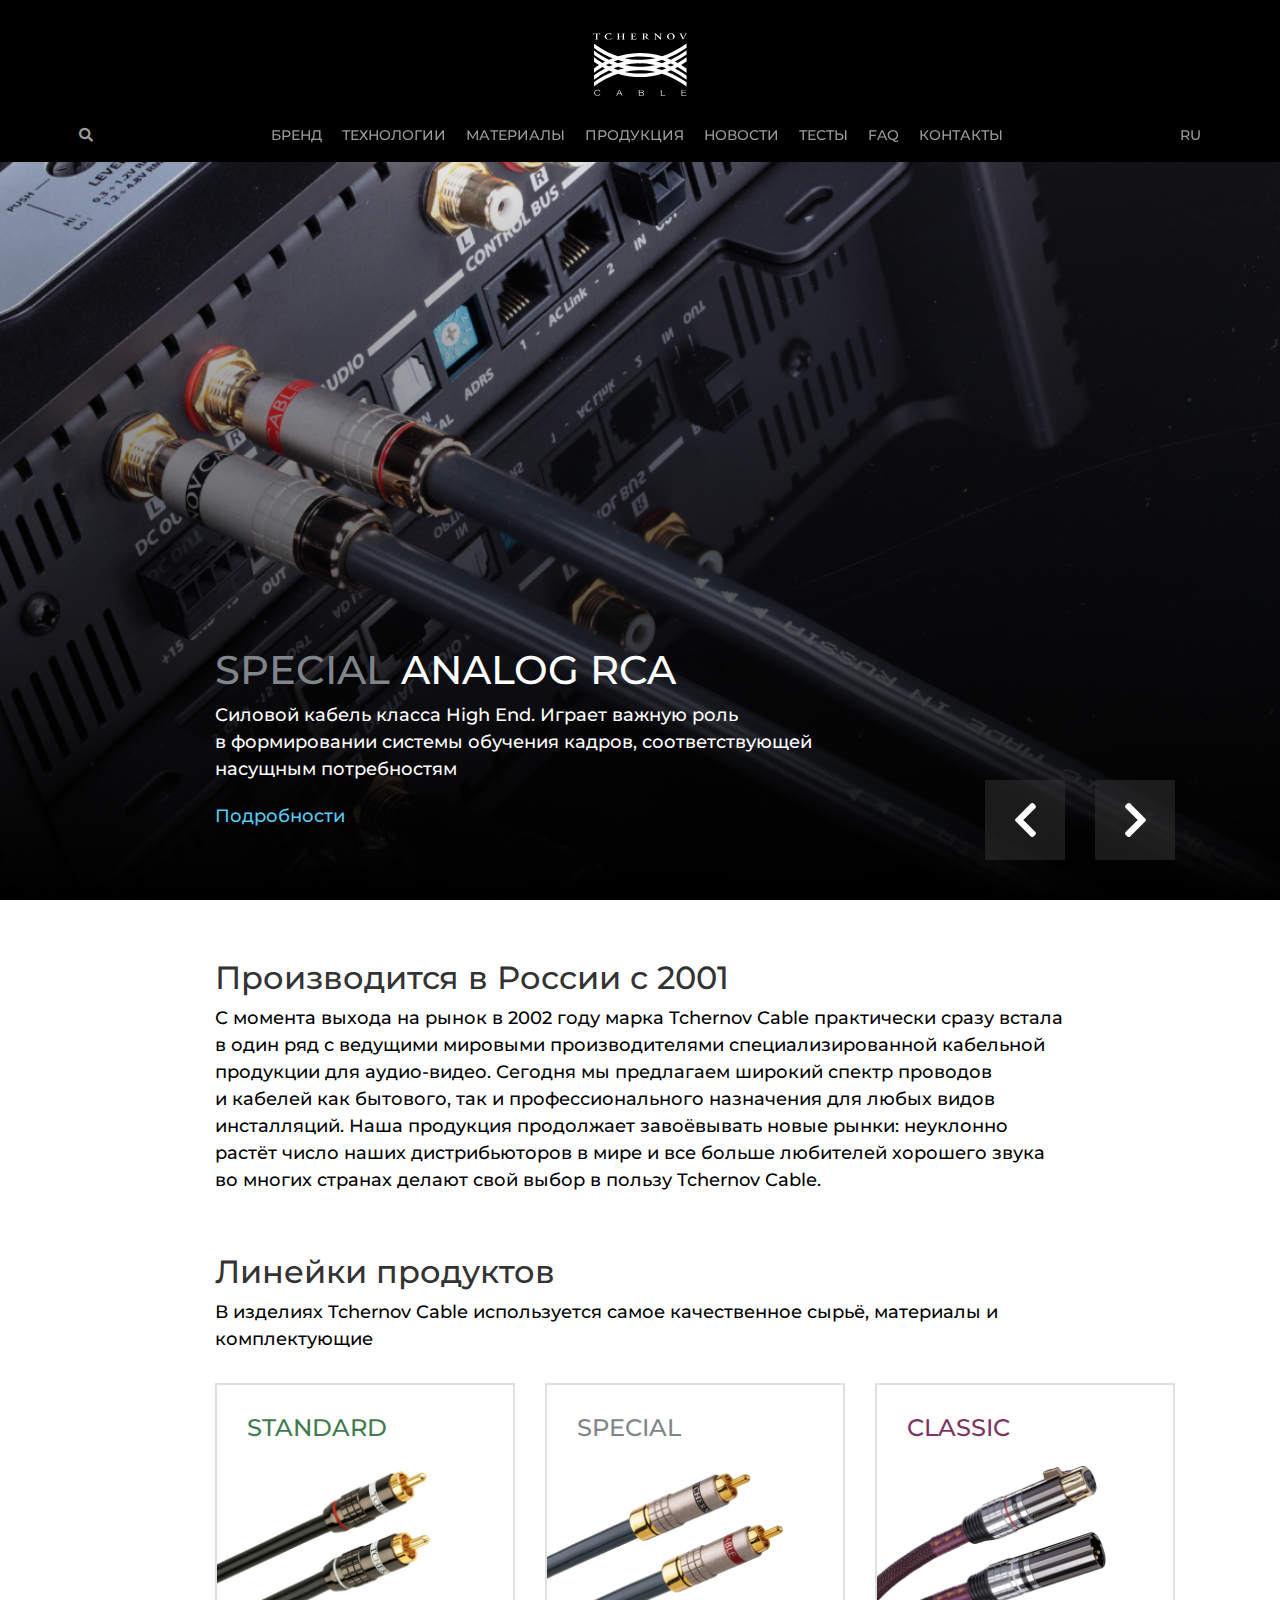
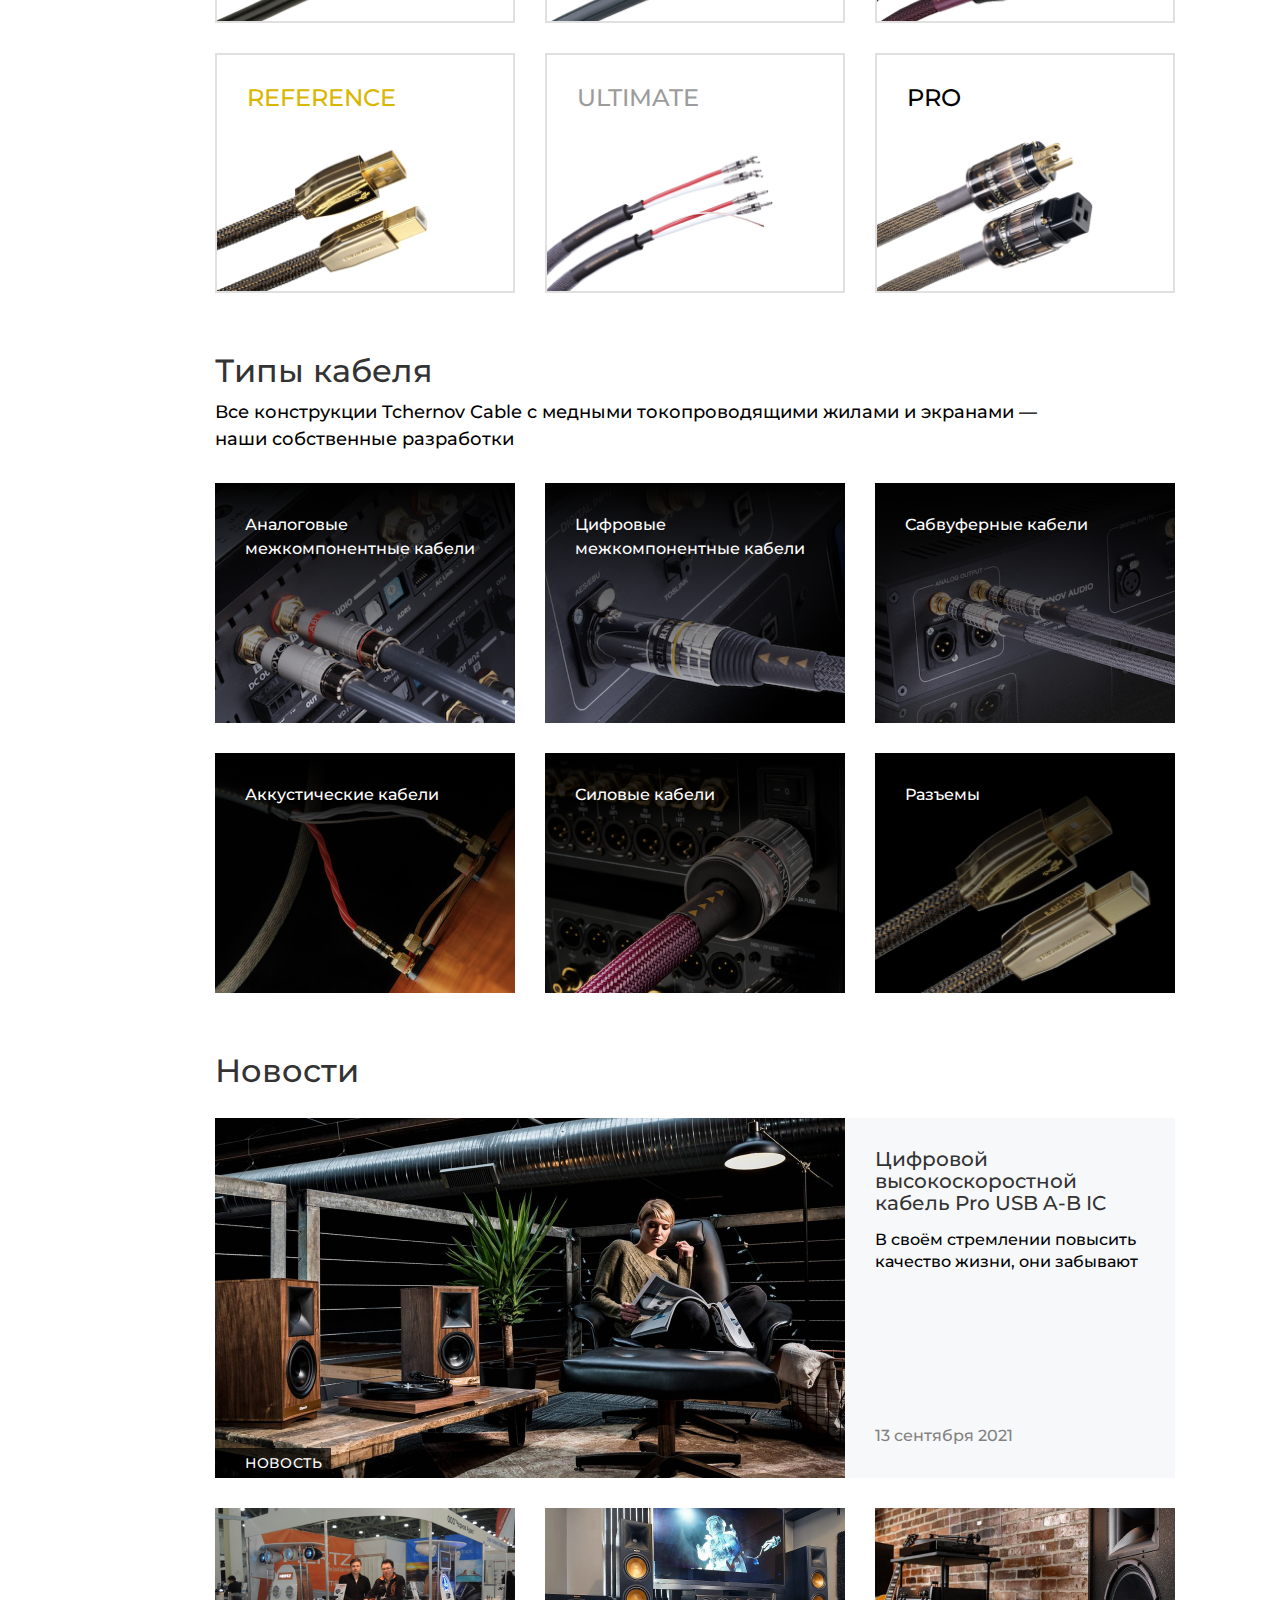
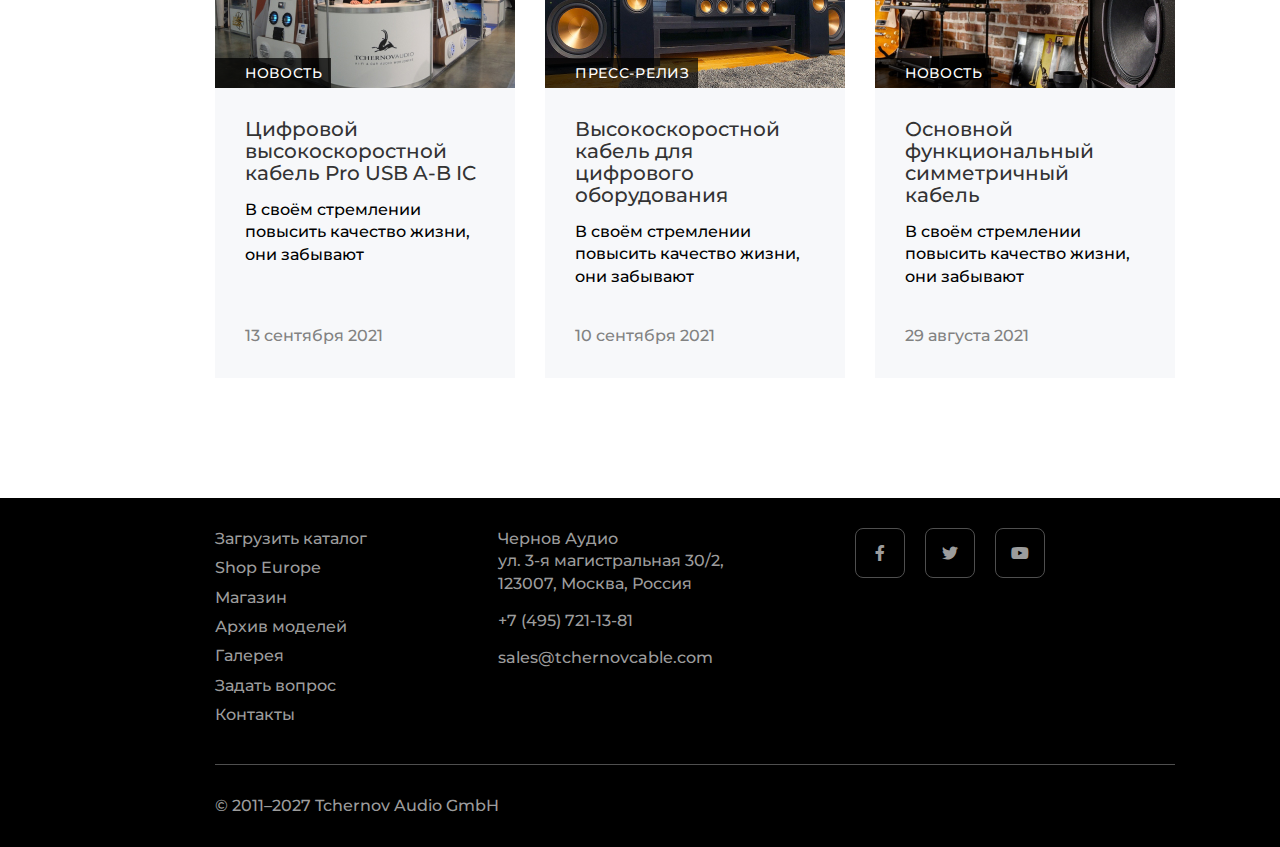
<file: Index.html>
<!DOCTYPE html>
<html lang="ru">
  <head>
    <meta charset="UTF-8" />
    <meta http-equiv="X-UA-Compatible" content="IE=edge" />
    <meta name="viewport" content="width=device-width, initial-scale=1.0" />
    <title>Tchernov cable</title>
    <link rel="preconnect" href="https://fonts.googleapis.com" />
    <link rel="preconnect" href="https://fonts.gstatic.com" crossorigin />
    <link
      href="https://fonts.googleapis.com/css2?family=Montserrat:wght@500&display=swap"
      rel="stylesheet"
    />
    <link
      href="https://use.fontawesome.com/releases/v5.0.13/css/all.css"
      rel="stylesheet"
    />
    <link rel="stylesheet" href="css/style.css" />
  </head>

  <body>
    <header class="header">
      <a class="header__logo" href="index.html">
        <img src="images/logo/logo.svg" alt="logo" />
      </a>
      <div class="header__navigation">
        <div class="header-search">
          <button class="header__button header__button--search">
            <i class="fas fa-search"></i>
          </button>
          <div class="header-search__dropdown">
            <input class="header-search__input" type="text" />
            <button class="header-search__btn">Искать</button>
            <button class="header-search__close">
              <i class="fas fa-times fa-2x"></i>
            </button>
          </div>
        </div>
        <ul class="header__menu">
          <li class="header__li">
            <button>Бренд</button>
            <div class="header__menu-dropdown">
              <a class="header__li-dropdown" href="#">Компания</a>
              <a class="header__li-dropdown" href="#">Философия</a>
              <a class="header__li-dropdown" href="#">Основные принципы</a>
            </div>
          </li>
          <li class="header__li">
            <button>Технологии</button>
            <div class="header__menu-dropdown">
              <a class="header__li-dropdown" href="#">CAFPE&reg;</a>
              <a class="header__li-dropdown" href="#">SATI&reg;</a>
              <a class="header__li-dropdown" href="#">SDB И SASDB&reg;</a>
              <a class="header__li-dropdown" href="#">CABLE-CORE & FTDA&reg;</a>
              <a class="header__li-dropdown" href="#">DSC</a>
              <a class="header__li-dropdown" href="#">CIDAS</a>
              <a class="header__li-dropdown" href="#">
                X-SHIELD&reg; И X-SHIELD&reg; SE
              </a>
            </div>
          </li>
          <li class="header__li"><a href="#">Материалы</a></li>
          <li class="header__li">
            <button>Продукция</button>
            <div class="header__menu-dropdown">
              <div class="header__menu-columns">
                <div class="header__menu-col">
                  <h4 class="header__menu-title">Типы кабелей</h4>
                  <a class="header__li-dropdown" href="#">
                    Аналоговые межкомпонентные кабели
                  </a>
                  <a class="header__li-dropdown" href="#">
                    Цифровые межкомпонентные кабели
                  </a>
                  <a class="header__li-dropdown" href="#">
                    Сабвуферные кабели
                  </a>
                  <a class="header__li-dropdown" href="#">
                    Аккустические кабели
                  </a>
                  <a class="header__li-dropdown" href="#"> Силовые кабели </a>
                  <a class="header__li-dropdown" href="#"> Разъемы </a>
                </div>
                <div class="header__menu-col">
                  <h4 class="header__menu-title">Линейки</h4>
                  <a
                    class="header__li-dropdown header__li-dropdown--standard"
                    href="#"
                    >StandarD</a
                  >
                  <a
                    class="header__li-dropdown header__li-dropdown--special"
                    href="#"
                  >
                    Special
                  </a>
                  <a
                    class="header__li-dropdown header__li-dropdown--classic"
                    href="#"
                  >
                    Classic
                  </a>
                  <a
                    class="header__li-dropdown header__li-dropdown--reference"
                    href="#"
                  >
                    Reference
                  </a>
                  <a
                    class="header__li-dropdown header__li-dropdown--ultimate"
                    href="#"
                  >
                    Ultimate
                  </a>
                  <a
                    class="header__li-dropdown header__li-dropdown--pro"
                    href="#"
                  >
                    Pro
                  </a>
                </div>
              </div>
            </div>
          </li>
          <li class="header__li"><a href="#">Новости</a></li>
          <li class="header__li"><a href="#">Тесты</a></li>
          <li class="header__li">
            <button>FAQ</button>
            <div class="header__menu-dropdown">
              <a class="header__li-dropdown" href="#">ОБЩИЕ ВОПРОСЫ</a>
              <a class="header__li-dropdown" href="#">МАТЕРИАЛЫ</a>
              <a class="header__li-dropdown" href="#">ПРОВОДНИК</a>
              <a class="header__li-dropdown" href="#">ТЕХНОЛОГИИ</a>
              <a class="header__li-dropdown" href="#">КОННЕКТОРЫ</a>
              <a class="header__li-dropdown" href="#">ПРИПОЙ</a>
              <a class="header__li-dropdown" href="#">СИЛОВЫЕ КАБЕЛИ</a>
            </div>
          </li>
          <li class="header__li"><a href="#">Контакты</a></li>
        </ul>

        <div class="header-lang">
          <button class="header__button header__button--lang">ru</button>
          <div class="header-lang__dropdown">
            <button class="header-lang__btn">Русский</button>
            <button class="header-lang__btn">English</button>
            <button class="header-lang__btn">中文</button>
          </div>
        </div>
        <div class="header-burger">
          <button class="header-burger__btn"><span></span></button>
        </div>
      </div>
    </header>

    <div class="spacer"></div>

    <section class="banner">
      <div class="banner__slider slider">
        <div class="slider__slide">
          <div class="container container--slider">
            <h2 class="slider__title">
              <span class="slider__title-color">Special</span> ANALOG RCA
            </h2>
            <div class="slider__text">
              Силовой кабель класса High End. Играет важную роль
              в&nbsp;формировании системы обучения кадров, соответствующей
              насущным потребностям
            </div>
            <a class="slider__link" href="#">Подробности</a>
          </div>
        </div>
        <div class="slider__slide">
          <div class="container container--slider">
            <h2 class="slider__title">
              <span class="slider__title-color">Special</span> ANALOG RCA
            </h2>
            <div class="slider__text">
              Силовой кабель класса High End. Играет важную роль <br />
              в формировании системы обучения кадров, соответствующей насущным
              потребностям
            </div>
            <a class="slider__link" href="#">Подробности</a>
          </div>
        </div>
        <div class="slider__slide">
          <div class="container container--slider">
            <h2 class="slider__title">
              <span class="slider__title-color">Special</span> ANALOG RCA
            </h2>
            <div class="slider__text">
              Силовой кабель класса High End. Играет важную роль <br />
              в формировании системы обучения кадров, соответствующей насущным
              потребностям
            </div>
            <a class="slider__link" href="#">Подробности</a>
          </div>
        </div>
      </div>
      <div class="container container--buttons">
        <div class="slider__buttons">
          <button class="slider__button slider__button--prev">
            <i class="fas fa-chevron-left fa-3x"></i>
          </button>
          <button class="slider__button slider__button--next">
            <i class="fas fa-chevron-right fa-3x"></i>
          </button>
        </div>
      </div>
    </section>

    <section class="history">
      <div class="container">
        <h3 class="section__title">Производится в России с 2001</h3>
        <p class="section__text">
          С момента выхода на рынок в 2002 году марка Tchernov Cable практически
          сразу встала в&nbsp;один ряд с ведущими мировыми производителями
          специализированной кабельной продукции для аудио-видео. Сегодня мы
          предлагаем широкий спектр проводов и&nbsp;кабелей как бытового, так
          и&nbsp;профессионального назначения для любых видов инсталляций. Наша
          продукция продолжает завоёвывать новые рынки: неуклонно растёт число
          наших дистрибьюторов в мире и все больше любителей хорошего звука во
          многих странах делают свой выбор в пользу Tchernov Cable.
        </p>
      </div>
    </section>

    <section class="products">
      <div class="container">
        <h3 class="section__title">Линейки продуктов</h3>
        <p class="section__text">
          В изделиях Tchernov Cable используется самое качественное сырьё,
          материалы и комплектующие
        </p>
        <div class="products__list">
          <a href="#" class="products__card"> Standard </a>
          <a href="#" class="products__card products__card--special">
            Special
          </a>
          <a href="#" class="products__card products__card--classic">
            Classic
          </a>
          <a href="#" class="products__card products__card--reference">
            Reference
          </a>
          <a href="#" class="products__card products__card--ultimate">
            Ultimate
          </a>
          <a href="#" class="products__card products__card--pro"> Pro </a>
        </div>
        <div class="products__list products__list--mobile">
          <div class="products__card-mobile">
            <a href="#" class="products__card"> Standard </a>
          </div>
          <div class="products__card-mobile">
            <a href="#" class="products__card products__card--special">
              Special
            </a>
          </div>
          <div class="products__card-mobile">
            <a href="#" class="products__card products__card--classic">
              Classic
            </a>
          </div>
          <div class="products__card-mobile">
            <a href="#" class="products__card products__card--reference">
              Reference
            </a>
          </div>
          <div class="products__card-mobile">
            <a href="#" class="products__card products__card--ultimate">
              Ultimate
            </a>
          </div>
          <div class="products__card-mobile">
            <a href="#" class="products__card products__card--pro"> Pro </a>
          </div>
        </div>
        <div class="products__pagination">
          <div class="products__dot products__dot--active"></div>
          <div class="products__dot"></div>
          <div class="products__dot"></div>
          <div class="products__dot"></div>
          <div class="products__dot"></div>
          <div class="products__dot"></div>
        </div>
      </div>
    </section>

    <section class="type">
      <div class="container">
        <h3 class="section__title">Типы кабеля</h3>
        <p class="section__text">
          Все конструкции Tchernov Cable с медными токопроводящими жилами и
          экранами — наши собственные разработки
        </p>
        <div class="type__list">
          <a href="#" class="type__card"> Аналоговые межкомпонентные кабели </a>
          <a href="#" class="type__card type__card--digital">
            Цифровые <br />
            межкомпонентные кабели
          </a>
          <a href="#" class="type__card type__card--sub">
            Сабвуферные кабели
          </a>
          <a href="#" class="type__card type__card--accoustic">
            Аккустические кабели
          </a>
          <a href="#" class="type__card type__card--power"> Силовые кабели </a>
          <a href="#" class="type__card type__card--jacks"> Разъемы </a>
        </div>
      </div>
    </section>

    <section class="news">
      <div class="container">
        <h3 class="section__title">Новости</h3>
        <div class="news__list">
          <a href="#" class="news-card news-card--large">
            <div class="news-card__img">
              <img src="images/news/01.jpg" alt="img01" />
            </div>
            <div class="news-card__items">
              <h4 class="news-card__title">
                Цифровой высокоскоростной кабель Pro USB A-B IC
              </h4>
              <p class="news-card__text">
                В своём стремлении повысить качество жизни, они забывают
              </p>
              <p class="news-card__date">13 сентября 2021</p>
            </div>
          </a>
          <a href="#" class="news-card">
            <div class="news-card__img">
              <img src="images/news/02.jpg" alt="img02" />
            </div>
            <div class="news-card__items">
              <h4 class="news-card__title">
                Цифровой высокоскоростной кабель Pro USB A-B IC
              </h4>
              <p class="news-card__text">
                В своём стремлении повысить качество жизни, они забывают
              </p>
              <p class="news-card__date">13 сентября 2021</p>
            </div>
          </a>
          <a href="#" class="news-card news-card--press">
            <div class="news-card__img">
              <img src="images/news/03.jpg" alt="img03" />
            </div>
            <div class="news-card__items">
              <h4 class="news-card__title">
                Высокоскоростной кабель для цифрового оборудования
              </h4>
              <p class="news-card__text">
                В своём стремлении повысить качество жизни, они забывают
              </p>
              <p class="news-card__date">10 сентября 2021</p>
            </div>
          </a>
          <a href="#" class="news-card">
            <div class="news-card__img">
              <img src="images/news/04.jpg" alt="img04" />
            </div>
            <div class="news-card__items">
              <h4 class="news-card__title">
                Основной функциональный симметричный кабель
              </h4>
              <p class="news-card__text">
                В своём стремлении повысить качество жизни, они забывают
              </p>
              <p class="news-card__date">29 августа 2021</p>
            </div>
          </a>
        </div>
      </div>
    </section>

    <footer class="footer">
      <div class="container">
        <div class="footer__items">
          <div class="footer__menu">
            <a class="footer__menu-link" href="#">Загрузить каталог</a>
            <a class="footer__menu-link" href="#">Shop Europe</a>
            <a class="footer__menu-link" href="#">Магазин</a>
            <a class="footer__menu-link" href="#">Архив моделей</a>
            <a class="footer__menu-link" href="#">Галерея</a>
            <a class="footer__menu-link" href="#">Задать вопрос</a>
            <a class="footer__menu-link" href="#">Контакты</a>
          </div>
          <div class="footer__contacts">
            <div class="contacts__address">
              Чернов Аудио <br />
              ул. 3-я магистральная 30/2, <br />
              123007, Москва, Россия
            </div>
            <a
              href="tel:+74957211381"
              class="contacts__phone footer__menu-link"
            >
              +7 (495) 721-13-81
            </a>
            <a
              href="mailto:sales@tchernovcable.com"
              class="contacts__email footer__menu-link"
            >
              sales@tchernovcable.com
            </a>
          </div>
          <div class="footer__social">
            <a
              class="footer__social-icon"
              target="_blank"
              href="https://ru-ru.facebook.com/"
            >
              <i class="fab fa-facebook-f"></i>
            </a>
            <a
              class="footer__social-icon"
              target="_blank"
              href="https://twitter.com/?lang=ru"
            >
              <i class="fab fa-twitter"></i>
            </a>
            <a
              class="footer__social-icon"
              target="_blank"
              href="https://www.youtube.com/"
            >
              <i class="fab fa-youtube"></i>
            </a>
          </div>
        </div>
        <div class="footer__copyright">
          <div class="footer__copyright-text">
            © 2011–<span>2027</span> Tchernov Audio GmbH
          </div>
        </div>
      </div>
    </footer>

    <div class="modal-menu">
      <ul class="modal-menu__list">
        <li>
          <button class="modal-menu__item modal-menu__item--brand">
            Бренд
          </button>
        </li>
        <li>
          <button class="modal-menu__item modal-menu__item--tech">
            Технологии
          </button>
        </li>
        <li><a class="modal-menu__item" href="#">Материалы</a></li>
        <li>
          <button class="modal-menu__item modal-menu__item--prod">
            Продукция
          </button>
        </li>
        <li><a class="modal-menu__item" href="#">Новости</a></li>
        <li><a class="modal-menu__item" href="#">Тесты</a></li>
        <li>
          <button class="modal-menu__item modal-menu__item--faq">FAQ</button>
        </li>
        <li><a class="modal-menu__item" href="#">Контакты</a></li>
      </ul>
      <div class="modal-menu__lang">
        <button class="modal-menu__lang-item">Ру</button>
        <button class="modal-menu__lang-item">En</button>
        <button class="modal-menu__lang-item">中文</button>
      </div>
      <button class="modal-menu__close">
        <i class="fas fa-times fa-2x"></i>
      </button>
    </div>

    <div class="modal-menu modal-menu--brand">
      <ul class="modal-menu__list modal-menu__list--margin">
        <li><a class="modal-menu__item" href="#">Компания</a></li>
        <li><a class="modal-menu__item" href="#">Философия</a></li>
        <li><a class="modal-menu__item" href="#">Основные принципы</a></li>
      </ul>
      <button class="modal-menu__arrow">
        <i class="fas fa-arrow-left fa-2x"></i>
      </button>
      <button class="modal-menu__close">
        <i class="fas fa-times fa-2x"></i>
      </button>
    </div>

    <div class="modal-menu modal-menu--tech">
      <ul class="modal-menu__list modal-menu__list--margin">
        <li><a class="modal-menu__item" href="#">CAFPE&reg;</a></li>
        <li><a class="modal-menu__item" href="#">SATI&reg;</a></li>
        <li><a class="modal-menu__item" href="#">SDB И SASDB&reg;</a></li>
        <li>
          <a class="modal-menu__item" href="#">CABLE-CORE & FTDA&reg;</a>
        </li>
        <li><a class="modal-menu__item" href="#">DSC</a></li>
        <li><a class="modal-menu__item" href="#">CIDAS</a></li>
        <li>
          <a class="modal-menu__item" href="#">
            X-SHIELD&reg; И X-SHIELD&reg; SE
          </a>
        </li>
      </ul>
      <button class="modal-menu__arrow">
        <i class="fas fa-arrow-left fa-2x"></i>
      </button>
      <button class="modal-menu__close">
        <i class="fas fa-times fa-2x"></i>
      </button>
    </div>

    <div class="modal-menu modal-menu--prod">
      <div class="modal-menu__list-product">
        <div class="modal-menu__sublist">
          <h4 class="modal-menu__title">Типы кабелей</h4>
          <a class="modal-menu__li" href="#">
            Аналоговые межкомпонентные кабели
          </a>
          <a class="modal-menu__li" href="#">
            Цифровые межкомпонентные кабели
          </a>
          <a class="modal-menu__li" href="#">Сабвуферные кабели</a>
          <a class="modal-menu__li" href="#">Аккустические кабели</a>
          <a class="modal-menu__li" href="#">Силовые кабели</a>
          <a class="modal-menu__li" href="#">Разъемы</a>
        </div>
        <div class="modal-menu__sublist">
          <h4 class="modal-menu__title">Линейки</h4>
          <a class="modal-menu__li modal-menu__li--standard" href="#">
            StandarD
          </a>
          <a class="modal-menu__li modal-menu__li--special" href="#">
            Special
          </a>
          <a class="modal-menu__li modal-menu__li--classic" href="#">
            Classic
          </a>
          <a class="modal-menu__li modal-menu__li--reference" href="#"
            >Reference</a
          >
          <a class="modal-menu__li modal-menu__li--ultimate" href="#"
            >Ultimate</a
          >
          <a class="modal-menu__li modal-menu__li--pro" href="#">Pro</a>
        </div>
        <button class="modal-menu__arrow">
          <i class="fas fa-arrow-left fa-2x"></i>
        </button>
        <button class="modal-menu__close">
          <i class="fas fa-times fa-2x"></i>
        </button>
      </div>
    </div>

    <div class="modal-menu modal-menu--faq">
      <ul class="modal-menu__list modal-menu__list--margin">
        <li><a class="modal-menu__item" href="#">ОБЩИЕ ВОПРОСЫ</a></li>
        <li><a class="modal-menu__item" href="#">МАТЕРИАЛЫ</a></li>
        <li><a class="modal-menu__item" href="#">ПРОВОДНИК</a></li>
        <li><a class="modal-menu__item" href="#">ТЕХНОЛОГИИ</a></li>
        <li><a class="modal-menu__item" href="#">КОННЕКТОРЫ</a></li>
        <li><a class="modal-menu__item" href="#">ПРИПОЙ</a></li>
        <li><a class="modal-menu__item" href="#">СИЛОВЫЕ КАБЕЛИ</a></li>
      </ul>
      <button class="modal-menu__arrow">
        <i class="fas fa-arrow-left fa-2x"></i>
      </button>
      <button class="modal-menu__close">
        <i class="fas fa-times fa-2x"></i>
      </button>
    </div>

    <script src="js/siema.min.js"></script>
    <script src="js/main.js"></script>
  </body>
</html>
</file>
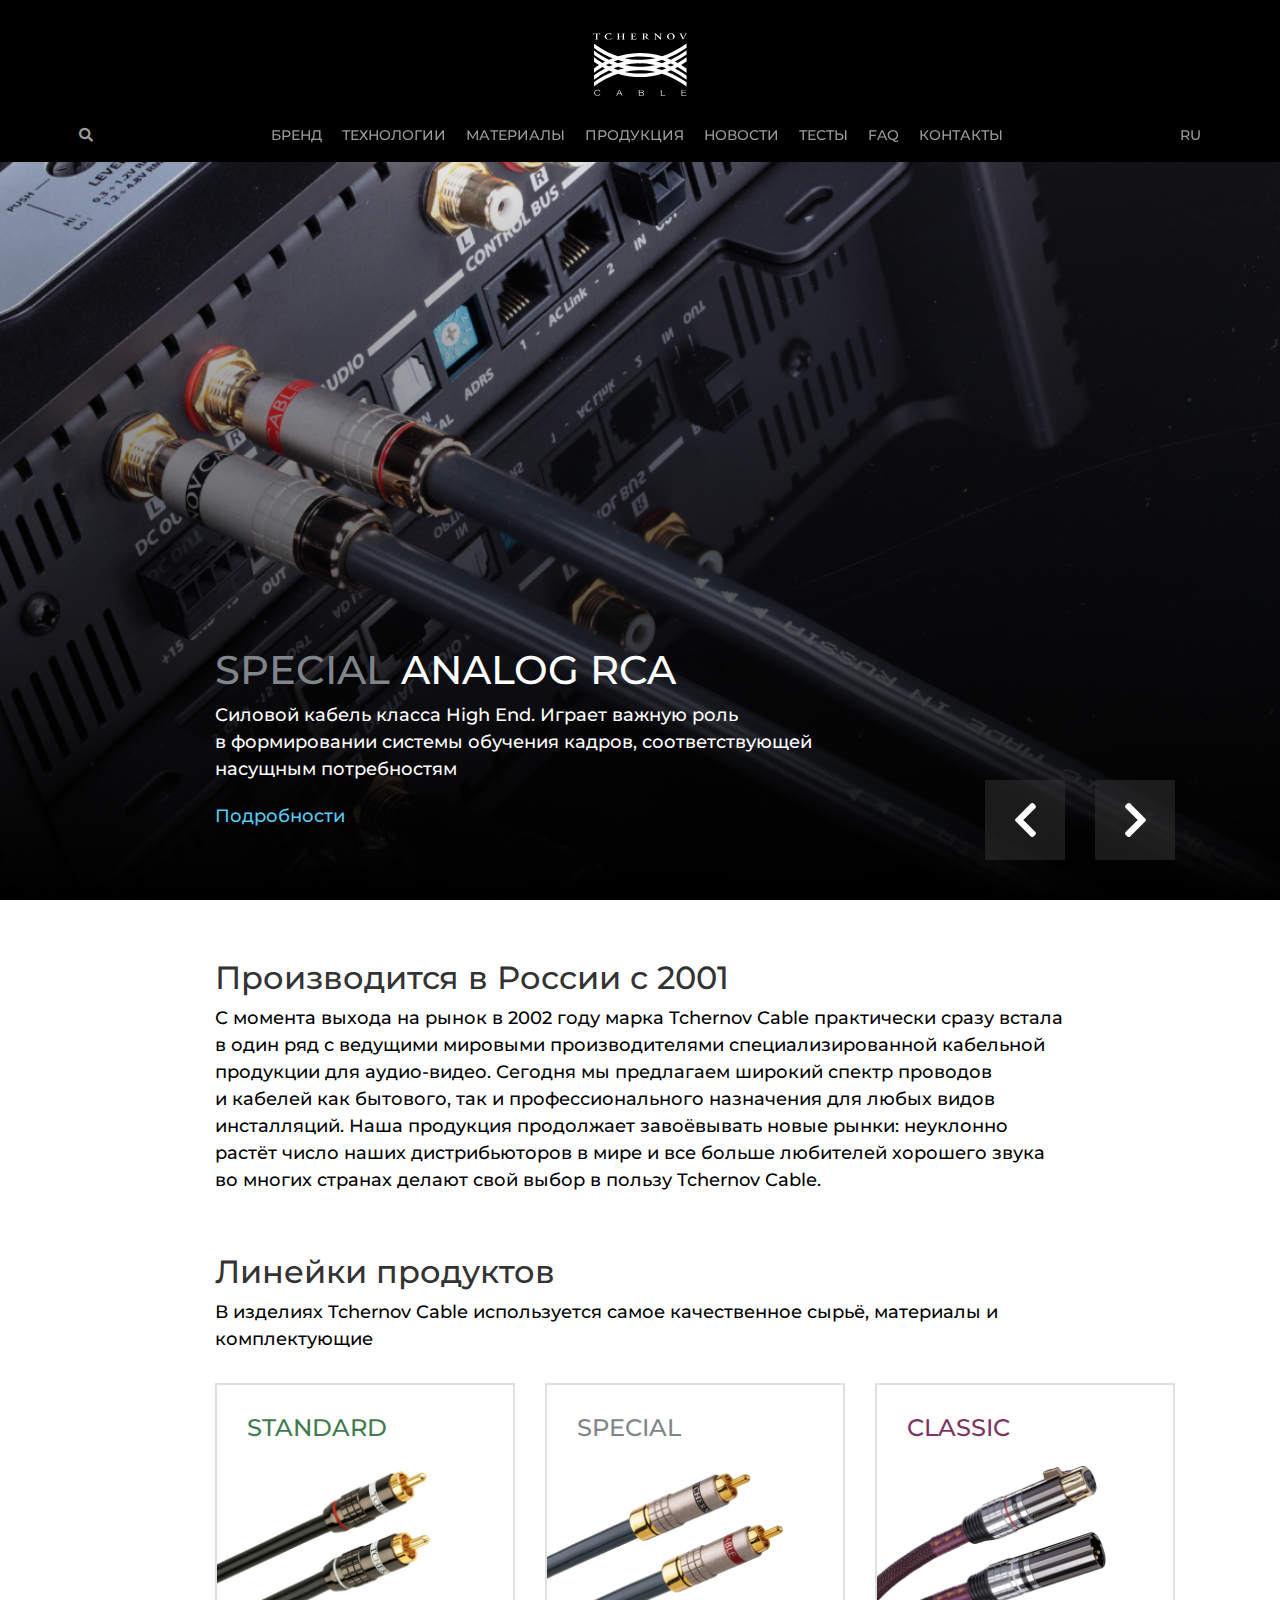
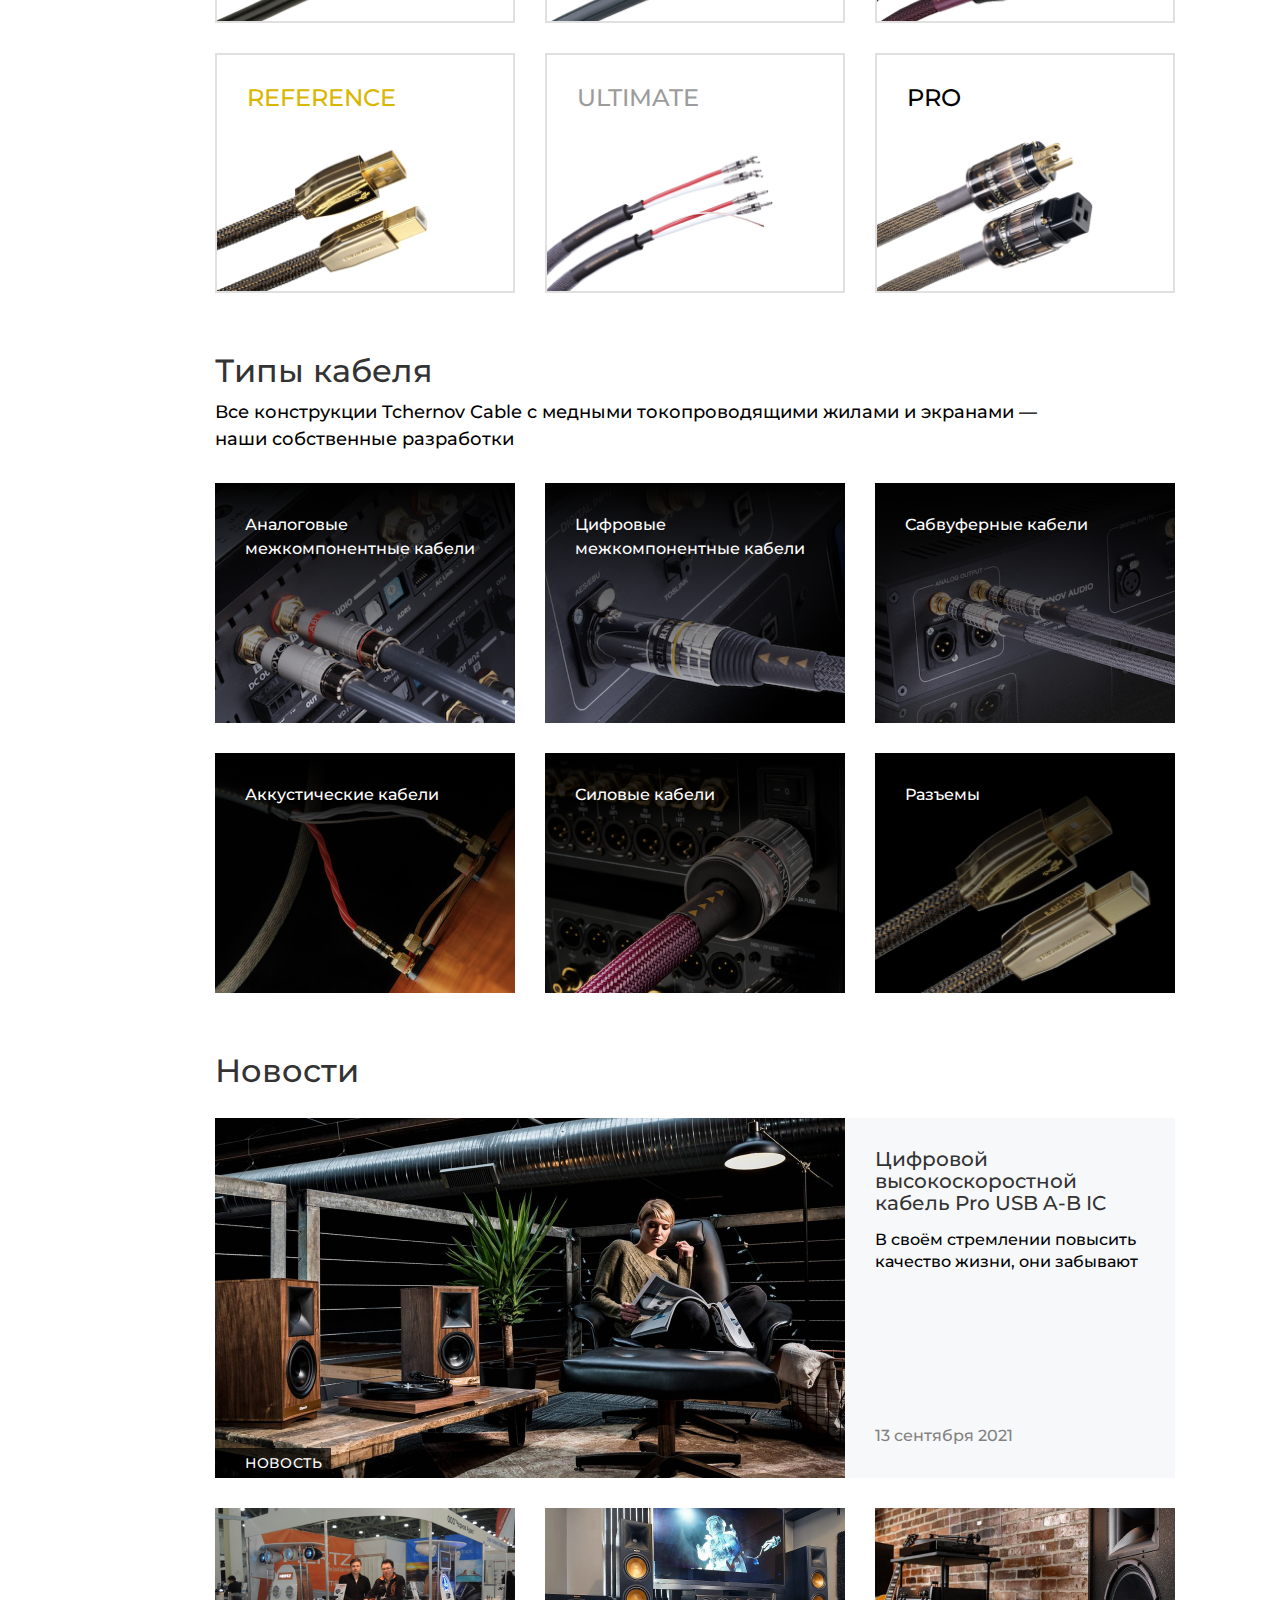
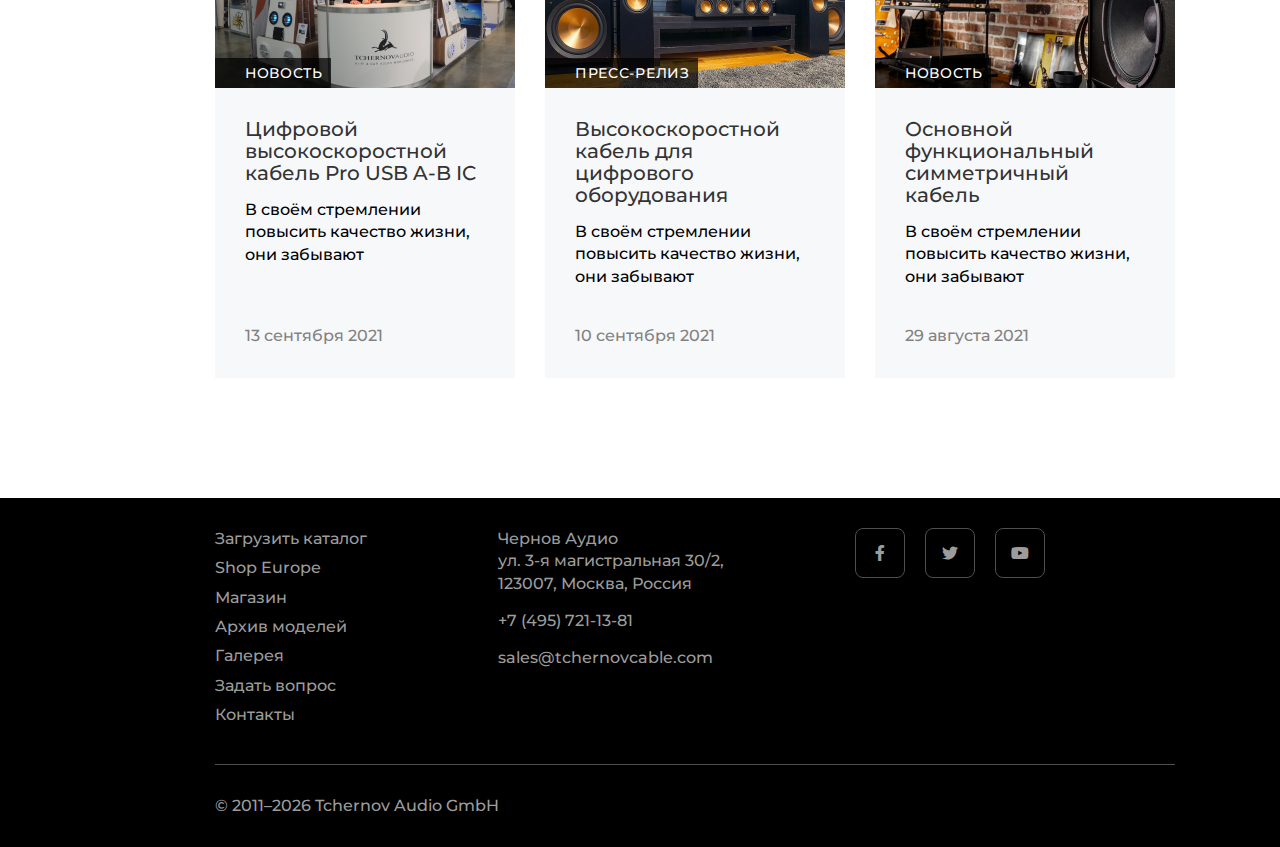
<file: index.html>
<!DOCTYPE html>
<html lang="ru">
  <head>
    <meta charset="UTF-8" />
    <meta http-equiv="X-UA-Compatible" content="IE=edge" />
    <meta name="viewport" content="width=device-width, initial-scale=1.0" />
    <title>Tchernov cable</title>
    <link rel="preconnect" href="https://fonts.googleapis.com" />
    <link rel="preconnect" href="https://fonts.gstatic.com" crossorigin />
    <link
      href="https://fonts.googleapis.com/css2?family=Montserrat:wght@500&display=swap"
      rel="stylesheet"
    />
    <link
      href="https://use.fontawesome.com/releases/v5.0.13/css/all.css"
      rel="stylesheet"
    />
    <link rel="stylesheet" href="css/style.css" />
  </head>

  <body>
    <header class="header">
      <a class="header__logo" href="index.html">
        <img src="images/logo/logo.svg" alt="logo" />
      </a>
      <div class="header__navigation">
        <div class="header-search">
          <button class="header__button header__button--search">
            <i class="fas fa-search"></i>
          </button>
          <div class="header-search__dropdown">
            <input class="header-search__input" type="text" />
            <button class="header-search__btn">Искать</button>
            <button class="header-search__close">
              <i class="fas fa-times fa-2x"></i>
            </button>
          </div>
        </div>
        <ul class="header__menu">
          <li class="header__li">
            <button>Бренд</button>
            <div class="header__menu-dropdown">
              <a class="header__li-dropdown" href="#">Компания</a>
              <a class="header__li-dropdown" href="#">Философия</a>
              <a class="header__li-dropdown" href="#">Основные принципы</a>
            </div>
          </li>
          <li class="header__li">
            <button>Технологии</button>
            <div class="header__menu-dropdown">
              <a class="header__li-dropdown" href="#">CAFPE&reg;</a>
              <a class="header__li-dropdown" href="#">SATI&reg;</a>
              <a class="header__li-dropdown" href="#">SDB И SASDB&reg;</a>
              <a class="header__li-dropdown" href="#">CABLE-CORE & FTDA&reg;</a>
              <a class="header__li-dropdown" href="#">DSC</a>
              <a class="header__li-dropdown" href="#">CIDAS</a>
              <a class="header__li-dropdown" href="#">
                X-SHIELD&reg; И X-SHIELD&reg; SE
              </a>
            </div>
          </li>
          <li class="header__li"><a href="#">Материалы</a></li>
          <li class="header__li">
            <button>Продукция</button>
            <div class="header__menu-dropdown">
              <div class="header__menu-columns">
                <div class="header__menu-col">
                  <h4 class="header__menu-title">Типы кабелей</h4>
                  <a class="header__li-dropdown" href="#">
                    Аналоговые межкомпонентные кабели
                  </a>
                  <a class="header__li-dropdown" href="#">
                    Цифровые межкомпонентные кабели
                  </a>
                  <a class="header__li-dropdown" href="#">
                    Сабвуферные кабели
                  </a>
                  <a class="header__li-dropdown" href="#">
                    Аккустические кабели
                  </a>
                  <a class="header__li-dropdown" href="#"> Силовые кабели </a>
                  <a class="header__li-dropdown" href="#"> Разъемы </a>
                </div>
                <div class="header__menu-col">
                  <h4 class="header__menu-title">Линейки</h4>
                  <a
                    class="header__li-dropdown header__li-dropdown--standard"
                    href="#"
                    >StandarD</a
                  >
                  <a
                    class="header__li-dropdown header__li-dropdown--special"
                    href="#"
                  >
                    Special
                  </a>
                  <a
                    class="header__li-dropdown header__li-dropdown--classic"
                    href="#"
                  >
                    Classic
                  </a>
                  <a
                    class="header__li-dropdown header__li-dropdown--reference"
                    href="#"
                  >
                    Reference
                  </a>
                  <a
                    class="header__li-dropdown header__li-dropdown--ultimate"
                    href="#"
                  >
                    Ultimate
                  </a>
                  <a
                    class="header__li-dropdown header__li-dropdown--pro"
                    href="#"
                  >
                    Pro
                  </a>
                </div>
              </div>
            </div>
          </li>
          <li class="header__li"><a href="#">Новости</a></li>
          <li class="header__li"><a href="#">Тесты</a></li>
          <li class="header__li">
            <button>FAQ</button>
            <div class="header__menu-dropdown">
              <a class="header__li-dropdown" href="#">ОБЩИЕ ВОПРОСЫ</a>
              <a class="header__li-dropdown" href="#">МАТЕРИАЛЫ</a>
              <a class="header__li-dropdown" href="#">ПРОВОДНИК</a>
              <a class="header__li-dropdown" href="#">ТЕХНОЛОГИИ</a>
              <a class="header__li-dropdown" href="#">КОННЕКТОРЫ</a>
              <a class="header__li-dropdown" href="#">ПРИПОЙ</a>
              <a class="header__li-dropdown" href="#">СИЛОВЫЕ КАБЕЛИ</a>
            </div>
          </li>
          <li class="header__li"><a href="#">Контакты</a></li>
        </ul>

        <div class="header-lang">
          <button class="header__button header__button--lang">ru</button>
          <div class="header-lang__dropdown">
            <button class="header-lang__btn">Русский</button>
            <button class="header-lang__btn">English</button>
            <button class="header-lang__btn">中文</button>
          </div>
        </div>
        <div class="header-burger">
          <button class="header-burger__btn"><span></span></button>
        </div>
      </div>
    </header>

    <div class="spacer"></div>

    <section class="banner">
      <div class="banner__slider slider">
        <div class="slider__slide">
          <div class="container container--slider">
            <h2 class="slider__title">
              <span class="slider__title-color">Special</span> ANALOG RCA
            </h2>
            <div class="slider__text">
              Силовой кабель класса High End. Играет важную роль
              в&nbsp;формировании системы обучения кадров, соответствующей
              насущным потребностям
            </div>
            <a class="slider__link" href="#">Подробности</a>
          </div>
        </div>
        <div class="slider__slide">
          <div class="container container--slider">
            <h2 class="slider__title">
              <span class="slider__title-color">Special</span> ANALOG RCA
            </h2>
            <div class="slider__text">
              Силовой кабель класса High End. Играет важную роль <br />
              в формировании системы обучения кадров, соответствующей насущным
              потребностям
            </div>
            <a class="slider__link" href="#">Подробности</a>
          </div>
        </div>
        <div class="slider__slide">
          <div class="container container--slider">
            <h2 class="slider__title">
              <span class="slider__title-color">Special</span> ANALOG RCA
            </h2>
            <div class="slider__text">
              Силовой кабель класса High End. Играет важную роль <br />
              в формировании системы обучения кадров, соответствующей насущным
              потребностям
            </div>
            <a class="slider__link" href="#">Подробности</a>
          </div>
        </div>
      </div>
      <div class="container container--buttons">
        <div class="slider__buttons">
          <button class="slider__button slider__button--prev">
            <i class="fas fa-chevron-left fa-3x"></i>
          </button>
          <button class="slider__button slider__button--next">
            <i class="fas fa-chevron-right fa-3x"></i>
          </button>
        </div>
      </div>
    </section>

    <section class="history">
      <div class="container">
        <h3 class="section__title">Производится в России с 2001</h3>
        <p class="section__text">
          С момента выхода на рынок в 2002 году марка Tchernov Cable практически
          сразу встала в&nbsp;один ряд с ведущими мировыми производителями
          специализированной кабельной продукции для аудио-видео. Сегодня мы
          предлагаем широкий спектр проводов и&nbsp;кабелей как бытового, так
          и&nbsp;профессионального назначения для любых видов инсталляций. Наша
          продукция продолжает завоёвывать новые рынки: неуклонно растёт число
          наших дистрибьюторов в мире и все больше любителей хорошего звука во
          многих странах делают свой выбор в пользу Tchernov Cable.
        </p>
      </div>
    </section>

    <section class="products">
      <div class="container">
        <h3 class="section__title">Линейки продуктов</h3>
        <p class="section__text">
          В изделиях Tchernov Cable используется самое качественное сырьё,
          материалы и комплектующие
        </p>
        <div class="products__list">
          <a href="#" class="products__card"> Standard </a>
          <a href="#" class="products__card products__card--special">
            Special
          </a>
          <a href="#" class="products__card products__card--classic">
            Classic
          </a>
          <a href="#" class="products__card products__card--reference">
            Reference
          </a>
          <a href="#" class="products__card products__card--ultimate">
            Ultimate
          </a>
          <a href="#" class="products__card products__card--pro"> Pro </a>
        </div>
        <div class="products__list products__list--mobile">
          <div class="products__card-mobile">
            <a href="#" class="products__card"> Standard </a>
          </div>
          <div class="products__card-mobile">
            <a href="#" class="products__card products__card--special">
              Special
            </a>
          </div>
          <div class="products__card-mobile">
            <a href="#" class="products__card products__card--classic">
              Classic
            </a>
          </div>
          <div class="products__card-mobile">
            <a href="#" class="products__card products__card--reference">
              Reference
            </a>
          </div>
          <div class="products__card-mobile">
            <a href="#" class="products__card products__card--ultimate">
              Ultimate
            </a>
          </div>
          <div class="products__card-mobile">
            <a href="#" class="products__card products__card--pro"> Pro </a>
          </div>
        </div>
        <div class="products__pagination">
          <div class="products__dot products__dot--active"></div>
          <div class="products__dot"></div>
          <div class="products__dot"></div>
          <div class="products__dot"></div>
          <div class="products__dot"></div>
          <div class="products__dot"></div>
        </div>
      </div>
    </section>

    <section class="type">
      <div class="container">
        <h3 class="section__title">Типы кабеля</h3>
        <p class="section__text">
          Все конструкции Tchernov Cable с медными токопроводящими жилами и
          экранами — наши собственные разработки
        </p>
        <div class="type__list">
          <a href="#" class="type__card"> Аналоговые межкомпонентные кабели </a>
          <a href="#" class="type__card type__card--digital">
            Цифровые <br />
            межкомпонентные кабели
          </a>
          <a href="#" class="type__card type__card--sub">
            Сабвуферные кабели
          </a>
          <a href="#" class="type__card type__card--accoustic">
            Аккустические кабели
          </a>
          <a href="#" class="type__card type__card--power"> Силовые кабели </a>
          <a href="#" class="type__card type__card--jacks"> Разъемы </a>
        </div>
        <div class="type__list type__list--mobile">
          <div class="type__card-mobile">
            <a href="#" class="type__card">
              Аналоговые межкомпонентные кабели
            </a>
          </div>
          <div class="type__card-mobile">
            <a href="#" class="type__card type__card--digital">
              Цифровые <br />
              межкомпонентные кабели
            </a>
          </div>
          <div class="type__card-mobile">
            <a href="#" class="type__card type__card--sub">
              Сабвуферные кабели
            </a>
          </div>
          <div class="type__card-mobile">
            <a href="#" class="type__card type__card--accoustic">
              Аккустические кабели
            </a>
          </div>
          <div class="type__card-mobile">
            <a href="#" class="type__card type__card--power">
              Силовые кабели
            </a>
          </div>
          <div class="type__card-mobile">
            <a href="#" class="type__card type__card--jacks"> Разъемы </a>
          </div>
        </div>
        <div class="type__pagination">
          <div class="type__dot type__dot--active"></div>
          <div class="type__dot"></div>
          <div class="type__dot"></div>
          <div class="type__dot"></div>
          <div class="type__dot"></div>
          <div class="type__dot"></div>
        </div>
      </div>
    </section>

    <section class="news">
      <div class="container">
        <h3 class="section__title">Новости</h3>
        <div class="news__list">
          <a href="#" class="news-card news-card--large">
            <div class="news-card__img">
              <img src="images/news/01.jpg" alt="img01" />
            </div>
            <div class="news-card__items">
              <h4 class="news-card__title">
                Цифровой высокоскоростной кабель Pro USB A-B IC
              </h4>
              <p class="news-card__text">
                В своём стремлении повысить качество жизни, они забывают
              </p>
              <p class="news-card__date">13 сентября 2021</p>
            </div>
          </a>
          <a href="#" class="news-card">
            <div class="news-card__img">
              <img src="images/news/02.jpg" alt="img02" />
            </div>
            <div class="news-card__items">
              <h4 class="news-card__title">
                Цифровой высокоскоростной кабель Pro USB A-B IC
              </h4>
              <p class="news-card__text">
                В своём стремлении повысить качество жизни, они забывают
              </p>
              <p class="news-card__date">13 сентября 2021</p>
            </div>
          </a>
          <a href="#" class="news-card news-card--press">
            <div class="news-card__img">
              <img src="images/news/03.jpg" alt="img03" />
            </div>
            <div class="news-card__items">
              <h4 class="news-card__title">
                Высокоскоростной кабель для цифрового оборудования
              </h4>
              <p class="news-card__text">
                В своём стремлении повысить качество жизни, они забывают
              </p>
              <p class="news-card__date">10 сентября 2021</p>
            </div>
          </a>
          <a href="#" class="news-card">
            <div class="news-card__img">
              <img src="images/news/04.jpg" alt="img04" />
            </div>
            <div class="news-card__items">
              <h4 class="news-card__title">
                Основной функциональный симметричный кабель
              </h4>
              <p class="news-card__text">
                В своём стремлении повысить качество жизни, они забывают
              </p>
              <p class="news-card__date">29 августа 2021</p>
            </div>
          </a>
        </div>
        <div class="news__list news__list--mobile">
          <div class="news-card-mobile">
            <a href="#" class="news-card">
              <div class="news-card__img">
                <img src="images/news/01.jpg" alt="img01" />
              </div>
              <div class="news-card__items">
                <h4 class="news-card__title">
                  Цифровой высокоскоростной кабель Pro USB A-B IC
                </h4>
                <p class="news-card__text">
                  В своём стремлении повысить качество жизни, они забывают
                </p>
                <p class="news-card__date">13 сентября 2021</p>
              </div>
            </a>
          </div>
          <div class="news-card-mobile">
            <a href="#" class="news-card">
              <div class="news-card__img">
                <img src="images/news/02.jpg" alt="img02" />
              </div>
              <div class="news-card__items">
                <h4 class="news-card__title">
                  Цифровой высокоскоростной кабель Pro USB A-B IC
                </h4>
                <p class="news-card__text">
                  В своём стремлении повысить качество жизни, они забывают
                </p>
                <p class="news-card__date">13 сентября 2021</p>
              </div>
            </a>
          </div>
          <div class="news-card-mobile">
            <a href="#" class="news-card news-card--press">
              <div class="news-card__img">
                <img src="images/news/03.jpg" alt="img03" />
              </div>
              <div class="news-card__items">
                <h4 class="news-card__title">
                  Высокоскоростной кабель для цифрового оборудования
                </h4>
                <p class="news-card__text">
                  В своём стремлении повысить качество жизни, они забывают
                </p>
                <p class="news-card__date">10 сентября 2021</p>
              </div>
            </a>
          </div>
          <div class="news-card-mobile">
            <a href="#" class="news-card">
              <div class="news-card__img">
                <img src="images/news/04.jpg" alt="img04" />
              </div>
              <div class="news-card__items">
                <h4 class="news-card__title">
                  Основной функциональный симметричный кабель
                </h4>
                <p class="news-card__text">
                  В своём стремлении повысить качество жизни, они забывают
                </p>
                <p class="news-card__date">29 августа 2021</p>
              </div>
            </a>
          </div>
        </div>
        <div class="news__pagination">
          <div class="news__dot news__dot--active"></div>
          <div class="news__dot"></div>
          <div class="news__dot"></div>
          <div class="news__dot"></div>
        </div>
      </div>
    </section>

    <footer class="footer">
      <div class="container">
        <div class="footer__items">
          <div class="footer__menu">
            <a class="footer__menu-link" href="#">Загрузить каталог</a>
            <a class="footer__menu-link" href="#">Shop Europe</a>
            <a class="footer__menu-link" href="#">Магазин</a>
            <a class="footer__menu-link" href="#">Архив моделей</a>
            <a class="footer__menu-link" href="#">Галерея</a>
            <a class="footer__menu-link" href="#">Задать вопрос</a>
            <a class="footer__menu-link" href="#">Контакты</a>
          </div>
          <div class="footer__contacts">
            <div class="contacts__address">
              Чернов Аудио <br />
              ул. 3-я магистральная 30/2, <br />
              123007, Москва, Россия
            </div>
            <a
              href="tel:+74957211381"
              class="contacts__phone footer__menu-link"
            >
              +7 (495) 721-13-81
            </a>
            <a
              href="mailto:sales@tchernovcable.com"
              class="contacts__email footer__menu-link"
            >
              sales@tchernovcable.com
            </a>
          </div>
          <div class="footer__social">
            <a
              class="footer__social-icon"
              target="_blank"
              href="https://ru-ru.facebook.com/"
            >
              <i class="fab fa-facebook-f"></i>
            </a>
            <a
              class="footer__social-icon"
              target="_blank"
              href="https://twitter.com/?lang=ru"
            >
              <i class="fab fa-twitter"></i>
            </a>
            <a
              class="footer__social-icon"
              target="_blank"
              href="https://www.youtube.com/"
            >
              <i class="fab fa-youtube"></i>
            </a>
          </div>
        </div>
        <div class="footer__copyright">
          <div class="footer__copyright-text">
            © 2011–<span>2027</span> Tchernov Audio GmbH
          </div>
        </div>
      </div>
    </footer>

    <div class="modal-menu">
      <ul class="modal-menu__list">
        <li>
          <button class="modal-menu__item modal-menu__item--brand">
            Бренд
          </button>
        </li>
        <li>
          <button class="modal-menu__item modal-menu__item--tech">
            Технологии
          </button>
        </li>
        <li><a class="modal-menu__item" href="#">Материалы</a></li>
        <li>
          <button class="modal-menu__item modal-menu__item--prod">
            Продукция
          </button>
        </li>
        <li><a class="modal-menu__item" href="#">Новости</a></li>
        <li><a class="modal-menu__item" href="#">Тесты</a></li>
        <li>
          <button class="modal-menu__item modal-menu__item--faq">FAQ</button>
        </li>
        <li><a class="modal-menu__item" href="#">Контакты</a></li>
      </ul>
      <div class="modal-menu__lang">
        <button class="modal-menu__lang-item">Ру</button>
        <button class="modal-menu__lang-item">En</button>
        <button class="modal-menu__lang-item">中文</button>
      </div>
      <button class="modal-menu__close">
        <i class="fas fa-times fa-2x"></i>
      </button>
    </div>

    <div class="modal-menu modal-menu--brand">
      <ul class="modal-menu__list modal-menu__list--margin">
        <li><a class="modal-menu__item" href="#">Компания</a></li>
        <li><a class="modal-menu__item" href="#">Философия</a></li>
        <li><a class="modal-menu__item" href="#">Основные принципы</a></li>
      </ul>
      <button class="modal-menu__arrow">
        <i class="fas fa-arrow-left fa-2x"></i>
      </button>
      <button class="modal-menu__close">
        <i class="fas fa-times fa-2x"></i>
      </button>
    </div>

    <div class="modal-menu modal-menu--tech">
      <ul class="modal-menu__list modal-menu__list--margin">
        <li><a class="modal-menu__item" href="#">CAFPE&reg;</a></li>
        <li><a class="modal-menu__item" href="#">SATI&reg;</a></li>
        <li><a class="modal-menu__item" href="#">SDB И SASDB&reg;</a></li>
        <li>
          <a class="modal-menu__item" href="#">CABLE-CORE & FTDA&reg;</a>
        </li>
        <li><a class="modal-menu__item" href="#">DSC</a></li>
        <li><a class="modal-menu__item" href="#">CIDAS</a></li>
        <li>
          <a class="modal-menu__item" href="#">
            X-SHIELD&reg; И X-SHIELD&reg; SE
          </a>
        </li>
      </ul>
      <button class="modal-menu__arrow">
        <i class="fas fa-arrow-left fa-2x"></i>
      </button>
      <button class="modal-menu__close">
        <i class="fas fa-times fa-2x"></i>
      </button>
    </div>

    <div class="modal-menu modal-menu--prod">
      <div class="modal-menu__list-product">
        <div class="modal-menu__sublist">
          <h4 class="modal-menu__title">Типы кабелей</h4>
          <a class="modal-menu__li" href="#">
            Аналоговые межкомпонентные кабели
          </a>
          <a class="modal-menu__li" href="#">
            Цифровые межкомпонентные кабели
          </a>
          <a class="modal-menu__li" href="#">Сабвуферные кабели</a>
          <a class="modal-menu__li" href="#">Аккустические кабели</a>
          <a class="modal-menu__li" href="#">Силовые кабели</a>
          <a class="modal-menu__li" href="#">Разъемы</a>
        </div>
        <div class="modal-menu__sublist">
          <h4 class="modal-menu__title">Линейки</h4>
          <a class="modal-menu__li modal-menu__li--standard" href="#">
            StandarD
          </a>
          <a class="modal-menu__li modal-menu__li--special" href="#">
            Special
          </a>
          <a class="modal-menu__li modal-menu__li--classic" href="#">
            Classic
          </a>
          <a class="modal-menu__li modal-menu__li--reference" href="#"
            >Reference</a
          >
          <a class="modal-menu__li modal-menu__li--ultimate" href="#"
            >Ultimate</a
          >
          <a class="modal-menu__li modal-menu__li--pro" href="#">Pro</a>
        </div>
        <button class="modal-menu__arrow">
          <i class="fas fa-arrow-left fa-2x"></i>
        </button>
        <button class="modal-menu__close">
          <i class="fas fa-times fa-2x"></i>
        </button>
      </div>
    </div>

    <div class="modal-menu modal-menu--faq">
      <ul class="modal-menu__list modal-menu__list--margin">
        <li><a class="modal-menu__item" href="#">ОБЩИЕ ВОПРОСЫ</a></li>
        <li><a class="modal-menu__item" href="#">МАТЕРИАЛЫ</a></li>
        <li><a class="modal-menu__item" href="#">ПРОВОДНИК</a></li>
        <li><a class="modal-menu__item" href="#">ТЕХНОЛОГИИ</a></li>
        <li><a class="modal-menu__item" href="#">КОННЕКТОРЫ</a></li>
        <li><a class="modal-menu__item" href="#">ПРИПОЙ</a></li>
        <li><a class="modal-menu__item" href="#">СИЛОВЫЕ КАБЕЛИ</a></li>
      </ul>
      <button class="modal-menu__arrow">
        <i class="fas fa-arrow-left fa-2x"></i>
      </button>
      <button class="modal-menu__close">
        <i class="fas fa-times fa-2x"></i>
      </button>
    </div>

    <script src="js/siema.min.js"></script>
    <script src="js/main.js"></script>
  </body>
</html>
</file>
<file: css/style.css>
* {
  padding: 0;
  margin: 0;
  border: 0;
}

*,
*:before,
*:after {
  -moz-box-sizing: border-box;
  -webkit-box-sizing: border-box;
  box-sizing: border-box;
}

:focus,
:active {
  outline: none;
}

a {
  color: inherit;
}

a:focus,
a:active {
  outline: none;
}

nav,
footer,
header,
aside {
  display: block;
}

html,
body {
  height: 100%;
  width: 100%;
  font-size: 100%;
  line-height: 1.5;
  font-size: 14px;
  -ms-text-size-adjust: 100%;
  -moz-text-size-adjust: 100%;
  -webkit-text-size-adjust: 100%;
}

input,
button,
textarea {
  font-family: inherit;
}

input::-ms-clear {
  display: none;
}

button {
  cursor: pointer;
  font-weight: inherit;
}

button::-moz-focus-inner {
  padding: 0;
  border: 0;
}

a,
a:visited {
  text-decoration: none;
}

a:hover {
  text-decoration: none;
}

ul li {
  list-style: none;
}

img {
  vertical-align: top;
}

h1,
h2,
h3,
h4,
h5,
h6 {
  font-size: inherit;
  font-weight: inherit;
}

/*---*/

body {
  font-family: "Montserrat", sans-serif;
  font-weight: 500;
  position: relative;
  width: 100vw;
  min-height: 100vh;
  padding: 0;
  background: #ffffff;
  overflow: hidden scroll;
}

section {
  overflow: hidden scroll;
}

.container {
  display: flex;
  flex-direction: column;
  width: 1070px;
  max-width: 100%;
  margin: 0 auto;
  padding-left: 110px;
}

@media (max-width: 1199px) {
  .container {
    padding-left: 170px;
  }
}

@media (max-width: 991px) {
  .container {
    width: 960px;
    padding-left: 85px;
  }
}

@media (max-width: 767px) {
  .container {
    width: 720px;
    padding-left: 85px;
  }
}

@media (max-width: 576px) {
  .container {
    width: calc(100% - 40px);
    padding-left: 0px;
  }
}

/* header */

.header {
  display: flex;
  flex-direction: column;
  justify-content: space-between;
  align-items: center;
  width: 100%;
  height: 162px;
  position: fixed;
  top: 0;
  background-color: #000000;
  padding: 32px 79px 16px;
  z-index: 10;
  transition: 0.3s;
  user-select: none;
}

@media (max-width: 991px) {
  .header {
    padding: 10px 20px;
    height: 60px;
  }
}

.header--scroll {
  transform: translateY(-105px);
}

@media (max-width: 991px) {
  .header--scroll {
    transform: none;
  }
}

.header__logo {
  transition: 0.3s;
}

.header__logo img {
  width: 100%;
  height: 100%;
}

@media (max-width: 991px) {
  .header__logo {
    width: 58px;
    height: 40px;
    position: absolute;
  }
}

.header--scroll .header__logo {
  transform: scaleY(0);
}

@media (max-width: 991px) {
  .header--scroll .header__logo {
    transform: none;
  }
}

.header__navigation {
  display: flex;
  justify-content: space-between;
  align-items: center;
  width: 100%;
}

@media (max-width: 991px) {
  .header__navigation {
    height: 100%;
  }
}

.header-search {
  position: relative;
}

.header-search__dropdown {
  display: flex;
  max-width: 100vw;
  background: #202020;
  box-shadow: 0px 4px 16px rgba(0, 0, 0, 0.25);
  padding: 20px;
  position: absolute;
  top: 37px;
  opacity: 0;
  transition: 0.3s;
  pointer-events: none;
}

@media (max-width: 991px) {
  .header-search__dropdown {
    left: -20px;
  }
}

.header-search__dropdown--show {
  opacity: 1;
  pointer-events: visible;
}

.header-search__input {
  width: 275px;
  height: 36px;
  background: #f7f8fa;
  border-radius: 3px;
  margin-right: 10px;
}

.header-search__btn {
  width: 72px;
  height: 36px;
  background: #bdbdbd;
  border-radius: 3px;
  font-size: 16px;
  line-height: 140%;
  color: #000000;
}

.header-search__close {
  display: none;
}

@media (max-width: 991px) {
  .header-search__close {
    display: block;
    background: transparent;
    color: #f2f2f2;
    margin-left: 20px;
  }
}

.header__button {
  font-style: inherit;
  font-weight: inherit;
  font-size: 14px;
  text-transform: uppercase;
  color: #9c9c9c;
  background: none;
}

.header__button:hover {
  color: #ffffff;
}

.header__menu {
  display: flex;
}

@media (max-width: 991px) {
  .header__menu {
    display: none;
  }
}

.header__li {
  position: relative;
  font-size: 14px;
  text-transform: uppercase;
  color: #9c9c9c;
  margin: 0px 10px;
}

.header__li button {
  text-transform: inherit;
  font-size: inherit;
  background: transparent;
  color: inherit;
}

.header__li:hover {
  color: #ffffff;
}

.header__menu-dropdown {
  position: absolute;
  display: flex;
  flex-direction: column;
  align-items: flex-start;
  background: #202020;
  box-shadow: 0px 4px 16px rgba(0, 0, 0, 0.25);
  padding: 20px 20px;
  top: 37px;
  left: -20px;
  opacity: 0;
  pointer-events: none;
  transition: 0.3s;
}

.header__menu-dropdown--show {
  opacity: 1;
  pointer-events: visible;
}

.header__li-dropdown {
  margin-bottom: 7px;
  padding: 3px 10px 0px;
  color: #9c9c9c;
  white-space: nowrap;
}

.header__li-dropdown:hover {
  background: #333333;
}

.header__li-dropdown:last-child {
  margin-bottom: 0px;
}

.header__menu-columns {
  display: flex;
  gap: 76px;
}

.header__menu-col {
  position: relative;
  display: flex;
  flex-direction: column;
}

.header__menu-col:last-child {
  padding-right: 24px;
}

.header__menu-col:last-child::before {
  position: absolute;
  content: "";
  border: 1px solid #333333;
  height: calc(100% + 40px);
  left: -30px;
  top: -20px;
}

.header__li-dropdown--standard {
  color: #437b50;
}

.header__li-dropdown--special {
  color: #80858c;
}

.header__li-dropdown--classic {
  color: #7d3461;
}

.header__li-dropdown--reference {
  color: #d9b700;
}

.header__li-dropdown--ultimate {
  color: #9c9c9c;
}

.header__li-dropdown--pro {
  color: #6a6a6a;
}

.header__menu-title {
  font-size: 16px;
  line-height: 150%;
  color: #ffffff;
  text-transform: none;
  margin-bottom: 15px;
  padding-left: 10px;
}

.header-lang {
  position: relative;
}

@media (max-width: 991px) {
  .header-lang {
    display: none;
  }
}

.header-lang__dropdown {
  opacity: 0;
  position: absolute;
  display: flex;
  flex-direction: column;
  justify-content: space-between;
  width: 180px;
  height: 123px;
  background: #202020;
  box-shadow: 0px 4px 16px rgba(0, 0, 0, 0.25);
  padding: 20px 30px;
  right: 0;
  top: 37px;
  transition: 0.3s;
  pointer-events: none;
}

.header-lang__dropdown--show {
  opacity: 1;
  pointer-events: visible;
}

.header-lang__btn {
  font-style: inherit;
  font-weight: inherit;
  font-size: 14px;
  line-height: 150%;
  letter-spacing: 0.05em;
  text-transform: uppercase;
  color: #9c9c9c;
  background-color: transparent;
  text-align: left;
}

.header-burger {
  display: none;
}

@media (max-width: 991px) {
  .header-burger {
    display: block;
  }
}

.header-burger__btn {
  display: flex;
  align-items: center;
  width: 24px;
  height: 22px;
  cursor: pointer;
  background: none;
  border: none;
  position: relative;
}

.header-burger__btn span,
.header-burger__btn span::before,
.header-burger__btn span::after {
  width: 100%;
  height: 2px;
  background-color: #ffffff;
  content: "";
  position: absolute;
  left: 0;
}

.header-burger__btn span::before {
  top: -8px;
}

.header-burger__btn span::after {
  bottom: -8px;
}

/* spacer */

.spacer {
  height: 162px;
  background: #000000;
}

@media (max-width: 991px) {
  .spacer {
    height: 60px;
  }
}

/* banner */

.banner {
  height: calc(100vh - 162px);
}

.banner__slider {
  height: 100%;
}

.slider__slide {
  display: flex;
  flex-direction: column;
  justify-content: flex-end;
  background-repeat: no-repeat;
  background-size: cover;
  background-position: center center;
  background-image: linear-gradient(rgba(0, 0, 0, 0.1), rgb(0, 0, 0) 100%),
    url(../images/banner/01.jpg);

  height: calc(100vh - 162px);
  padding-bottom: 70px;
}

@media (max-width: 576px) {
  .slider__slide {
    padding-bottom: 31px;
  }
}

.slider__title {
  font-size: 40px;
  line-height: 110%;
  text-transform: uppercase;
  color: #ffffff;
  margin-bottom: 10px;
}

@media (max-width: 576px) {
  .slider__title {
    font-size: 7vw;
    letter-spacing: -0.01em;
  }
}

.slider__title-color {
  color: #80858c;
}

.slider__text {
  width: 65%;
  font-size: 18px;
  color: #ffffff;
  margin-bottom: 20px;
}

@media (max-width: 576px) {
  .slider__text {
    width: 100%;
    font-size: 4.2vw;
  }
}

.slider__link {
  font-size: 18px;
  line-height: 150%;
  color: #56ccf2;
}

.container--buttons {
  position: relative;
}

.slider__buttons {
  display: flex;
  position: absolute;
  bottom: 40px;
  right: 0px;
}

@media (max-width: 1199px) {
  .slider__buttons {
    right: 30px;
  }
}

@media (max-width: 576px) {
  .slider__buttons {
    bottom: 21px;
    right: 0px;
  }
}

.slider__button {
  width: 80px;
  height: 80px;
  background: rgba(51, 51, 51, 0.5);
  color: #ffffff;
  transition: 0.3s;
  cursor: pointer;
}

@media (max-width: 576px) {
  .slider__button {
    width: 50px;
    height: 50px;
  }
}

.slider__button:hover {
  background: rgba(102, 102, 102, 0.5);
}

.slider__button--prev {
  margin-right: 30px;
}

/* history */

.section__title {
  margin-top: 60px;
  font-size: 32px;
  line-height: 110%;
  color: #333333;
}

.section__text {
  margin-top: 10px;
  font-size: 18px;
  padding-right: 110px;
}

@media (max-width: 576px) {
  .section__text {
    padding-right: 0px;
  }
}

/* products */

.products__list {
  display: flex;
  flex-wrap: wrap;
  margin-top: 30px;
  gap: 30px;
}

@media (max-width: 576px) {
  .products__list {
    display: none;
  }
}

.products__list--mobile {
  display: none;
}

@media (max-width: 576px) {
  .products__list--mobile {
    display: block;
    width: 100%;
    height: 260px;
  }
}

.products__card-mobile {
  width: 100%;
  height: 100%;
  padding: 10px;
}

.products__card {
  display: block;
  flex-shrink: 0;
  width: 300px;
  height: 240px;
  background-image: url(../images/products/standard.jpg);
  background-repeat: no-repeat;
  background-size: cover;
  border: 2px solid #e0e0e0;
  padding: 30px 30px 30px 30px;
  color: #437b50;
  font-size: 24px;
  line-height: 110%;
  text-transform: uppercase;
  transition: 0.3s;
}

@media (max-width: 576px) {
  .products__card {
    width: 100%;
    height: 240px;
  }
}

.products__card:hover {
  box-shadow: 0px 4px 16px rgba(0, 0, 0, 0.35);
}

@media (max-width: 576px) {
  .products__card:hover {
    box-shadow: none;
  }
}

.products__card--special {
  background-image: url(../images/products/special.jpg);
  color: #80858c;
}

.products__card--classic {
  background-image: url(../images/products/classic.jpg);
  color: #7d3461;
}

.products__card--reference {
  background-image: url(../images/products/reference.jpg);
  color: #d9b700;
}

.products__card--ultimate {
  background-image: url(../images/products/ultimate.jpg);
  color: #9c9c9c;
}

.products__card--pro {
  background-image: url(../images/products/pro.jpg);
  color: #000000;
}

.products__pagination,
.type__pagination,
.news__pagination {
  display: none;
  justify-content: center;
  height: 15px;
  align-items: center;
  gap: 10px;
  margin-top: 10px;
}

@media (max-width: 576px) {
  .products__pagination,
  .type__pagination,
  .news__pagination {
    display: flex;
  }
}

.products__dot,
.type__dot,
.news__dot {
  width: 10px;
  height: 10px;
  border-radius: 50%;
  background: #c4c4c4;
  transition: 0.3s;
}

.products__dot--active,
.type__dot--active,
.news__dot--active {
  transform: scale(1.2);
  background: #56ccf2;
}

/* type */

.type__list {
  display: flex;
  flex-wrap: wrap;
  margin-top: 30px;
  gap: 30px;
}

@media (max-width: 576px) {
  .type__list {
    display: none;
  }
}

.type__list--mobile {
  display: none;
}

@media (max-width: 576px) {
  .type__list--mobile {
    display: block;
    width: 100%;
    height: 260px;
  }
}

.type__card-mobile {
  width: 100%;
  height: 100%;
  padding: 10px;
}

.type__card {
  flex-shrink: 0;
  width: 300px;
  height: 240px;
  background: linear-gradient(180deg, #000000 0%, rgba(0, 0, 0, 0.1) 100%),
    url(../images/type/01.jpg) center / cover no-repeat;
  padding: 30px 30px 30px 30px;
  color: #ffffff;
  font-size: 16px;
  transition: 0.3s;
}

@media (max-width: 576px) {
  .type__card {
    display: block;
    width: 100%;
    height: 240px;
  }
}

.type__card:hover {
  color: #56ccf2;
}

.type__card--digital {
  background: linear-gradient(180deg, #000000 0%, rgba(0, 0, 0, 0.1) 100%),
    url(../images/type/02.jpg) center / cover no-repeat;
}

.type__card--sub {
  background: linear-gradient(180deg, #000000 0%, rgba(0, 0, 0, 0.1) 100%),
    url(../images/type/03.jpg) center / cover no-repeat;
}

.type__card--accoustic {
  background: linear-gradient(180deg, #000000 0%, rgba(0, 0, 0, 0.1) 100%),
    url(../images/type/04.jpg) center / cover no-repeat;
}

.type__card--power {
  background: linear-gradient(180deg, #000000 0%, rgba(0, 0, 0, 0.1) 100%),
    url(../images/type/05.jpg) center / cover no-repeat;
}

.type__card--jacks {
  background: linear-gradient(180deg, #000000 0%, rgba(0, 0, 0, 0.1) 100%),
    url(../images/type/06.jpg) center / cover no-repeat;
}

/* news */

.news {
  padding-bottom: 120px;
}

.news__list {
  display: flex;
  flex-wrap: wrap;
  margin-top: 30px;
  gap: 30px;
}

@media (max-width: 576px) {
  .news__list {
    display: none;
  }
}

.news__list--mobile {
  display: none;
}

@media (max-width: 576px) {
  .news__list--mobile {
    display: block;
  }
}

.news-card {
  display: flex;
  flex-shrink: 0;
  flex-direction: column;
  width: 300px;
  transition: 0.3s;
  cursor: pointer;
}

@media (max-width: 576px) {
  .news-card {
    width: 100%;
  }
}

.news-card:hover {
  box-shadow: 0px 4px 16px rgba(0, 0, 0, 0.35);
}

.news-card--large {
  display: flex;
  flex-direction: row;
  width: 960px;
  height: 360px;
}

@media (max-width: 1199px) {
  .news-card--large {
    flex-direction: column;
    width: 300px;
    height: auto;
    transition: 0.3s;
    cursor: pointer;
  }
}

.news-card-mobile {
  width: 100%;
  height: auto;
  padding: 10px;
}

.news-card__img {
  position: relative;
  height: 180px;
}

.news-card--large .news-card__img {
  flex-shrink: 0;
  width: 630px;
  height: 100%;
}

@media (max-width: 1199px) {
  .news-card--large .news-card__img {
    width: 300px;
    height: 180px;
  }
}

.news-card__img img {
  width: 100%;
  height: 100%;
}

.news-card__img::before {
  position: absolute;
  content: "Новость";
  background: rgba(0, 0, 0, 0.7);
  padding: 8px 8px 8px 30px;
  z-index: 1;
  bottom: 0;
  left: 0;
  font-size: 14px;
  line-height: 100%;
  letter-spacing: 0.05em;
  text-transform: uppercase;
  color: #ffffff;
}

.news-card--press .news-card__img::before {
  content: "Пресс-релиз";
}

.news-card__items {
  display: flex;
  flex-direction: column;
  background: #f7f8fa;
  padding: 30px;
  font-size: 16px;
  line-height: 140%;
  color: #000000;
  height: 290px;
}

.news-card--large .news-card__items {
  height: 360px;
}

@media (max-width: 1199px) {
  .news-card--large .news-card__items {
    height: 290px;
  }
}

.news-card__title {
  font-size: 20px;
  line-height: 110%;
  color: #333333;
  margin-bottom: 15px;
}

.news-card__date {
  color: #828282;
  margin-top: auto;
}

/* footer */

.footer {
  background-color: #000000;
  font-size: 16px;
  line-height: 140%;
  color: #9c9c9c;
}

.footer__items {
  display: flex;
  justify-content: space-between;
  border-bottom: 1px solid #4f4f4f;
  padding: 30px 0px;
}

@media (max-width: 1199px) {
  .footer__items {
    margin-right: 70px;
  }
}

@media (max-width: 576px) {
  .footer__items {
    width: calc(100% - 40px);
    flex-direction: column;
    justify-content: space-between;
    border-bottom: 1px solid #4f4f4f;
    padding: 40px 0px;
    margin-right: 0px;
  }
}

.footer__menu {
  display: flex;
  flex-direction: column;
}

@media (max-width: 576px) {
  .footer__menu {
    color: #ffffff;
    margin-bottom: 40px;
  }
}

.footer__menu-link {
  margin-bottom: 7px;
  transition: 0.3s;
}

.footer__menu-link:hover {
  color: #ffffff;
}

@media (max-width: 576px) {
  .footer__contacts {
    color: #ffffff;
    margin-bottom: 40px;
  }
}

.contacts__address {
  margin-bottom: 15px;
}

.contacts__phone {
  display: block;
  margin-bottom: 15px;
}

.footer__social {
  display: flex;
  margin-right: 110px;
}

@media (max-width: 1199px) {
  .footer__social {
    margin-right: 0px;
  }
}

.footer__social-icon {
  display: flex;
  align-items: center;
  justify-content: center;
  width: 50px;
  height: 50px;
  border: 1px solid #4f4f4f;
  border-radius: 8px;
  margin-right: 20px;
  transition: 0.3s;
}

@media (max-width: 1199px) {
  .footer__social-icon {
    width: 45px;
    height: 45px;
  }
}

.footer__social-icon:hover {
  color: #ffffff;
  border: 1px solid #9c9c9c;
}

.footer__copyright {
  padding: 30px 0px;
}

@media (max-width: 576px) {
  .footer__copyright {
    color: #ffffff;
    padding: 40px 0px;
  }
}

/* modal-menu */

.modal-menu {
  display: none;
  position: fixed;
  z-index: 20;
  top: 0;
  right: 0;
  background-color: #000000;
  font-size: 14px;
  line-height: 150%;
  letter-spacing: 0.05em;
  text-transform: uppercase;
  color: #bdbdbd;
  width: 100vw;
  max-width: 400px;
  height: 100vh;
  padding: 30px 20px;
  transform: translateX(100vw);
  transition: 0.3s;
}

@media (max-width: 576px) {
  .modal-menu {
    max-width: none;
  }
}

@media (max-width: 991px) {
  .modal-menu {
    display: block;
  }
}

.modal-menu--show {
  transform: translateX(0);
}

.modal-menu__list {
  display: flex;
  flex-direction: column;
  margin-bottom: 10px;
}

.modal-menu__list--margin {
  margin-top: 50px;
}

.modal-menu__item,
.modal-menu__lang-item,
.modal-menu__close,
.modal-menu__arrow {
  display: block;
  background: transparent;
  border: none;
  font-size: inherit;
  font-family: inherit;
  color: inherit;
  text-transform: inherit;
  margin-bottom: 20px;
}

.modal-menu__lang {
  display: flex;
  gap: 30px;
  border-top: 1px solid #bdbdbd;
  padding-top: 25px;
}

.modal-menu__lang-item {
  display: inline-block;
}

.modal-menu__close {
  position: absolute;
  top: 25px;
  right: 25px;
}

/* modal-menu */

.modal-menu__list-product {
  margin-top: 20px;
}

.modal-menu__sublist {
  padding: 20px 0px 20px;
  border-bottom: 1px solid #bdbdbd;
}

.modal-menu__sublist:last-of-type {
  border-bottom: none;
}

.modal-menu__title {
  font-size: min(3.5vw, 16px);
  line-height: 150%;
  color: #ffffff;
  text-transform: none;
}

.modal-menu__li {
  display: flex;
  margin-top: 10px;
  font-size: min(3.2vw, 14px);
}

.modal-menu__li--standard {
  color: #437b50;
}

.modal-menu__li--special {
  color: #80858c;
}

.modal-menu__li--classic {
  color: #7d3461;
}

.modal-menu__li--reference {
  color: #d9b700;
}

.modal-menu__li--ultimate {
  color: #9c9c9c;
}

.modal-menu__li--pro {
  color: #6a6a6a;
}

.modal-menu__arrow {
  position: absolute;
  top: 25px;
  left: 25px;
}
</file>
